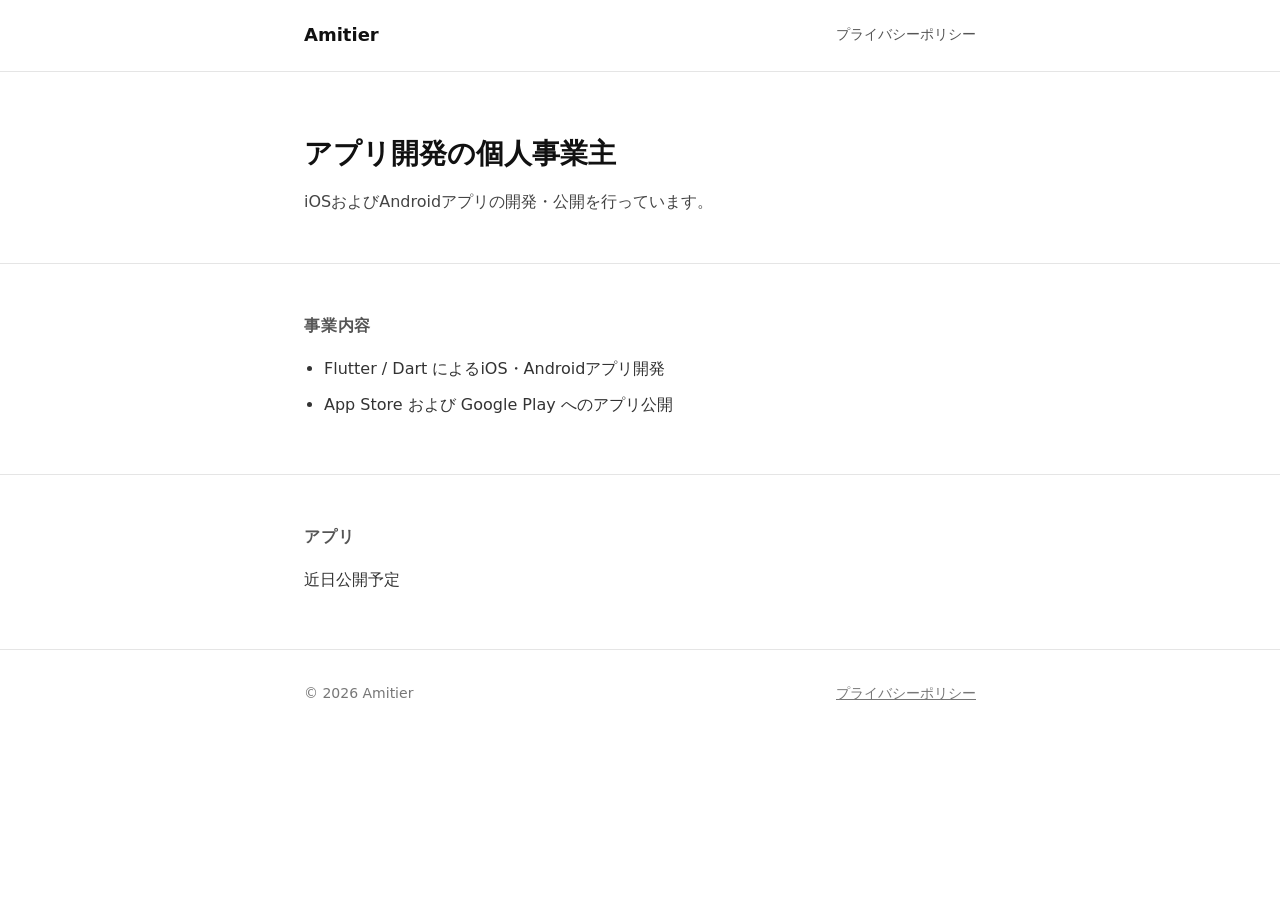
<file: index.html>
<!DOCTYPE html>
<html lang="ja">
<head>
  <meta charset="UTF-8">
  <meta name="viewport" content="width=device-width, initial-scale=1.0">
  <title>Amitier</title>
  <meta name="description" content="iOSおよびAndroidアプリの開発・公開を行う個人事業主">
  <link rel="stylesheet" href="style.css">
</head>
<body>

  <header class="site-header">
    <div class="container">
      <a href="index.html" class="site-logo">Amitier</a>
      <a href="privacy-policy.html" class="nav-link">プライバシーポリシー</a>
    </div>
  </header>

  <main>
    <section class="hero">
      <div class="container">
        <h1>アプリ開発の個人事業主</h1>
        <p>iOSおよびAndroidアプリの開発・公開を行っています。</p>
      </div>
    </section>

    <section class="section">
      <div class="container">
        <h2>事業内容</h2>
        <ul>
          <li>Flutter / Dart によるiOS・Androidアプリ開発</li>
          <li>App Store および Google Play へのアプリ公開</li>
        </ul>
      </div>
    </section>

    <section class="section">
      <div class="container">
        <h2>アプリ</h2>
        <p>近日公開予定</p>
      </div>
    </section>
  </main>

  <footer class="site-footer">
    <div class="container">
      <span>© 2026 Amitier</span>
      <a href="privacy-policy.html">プライバシーポリシー</a>
    </div>
  </footer>

</body>
</html>
</file>
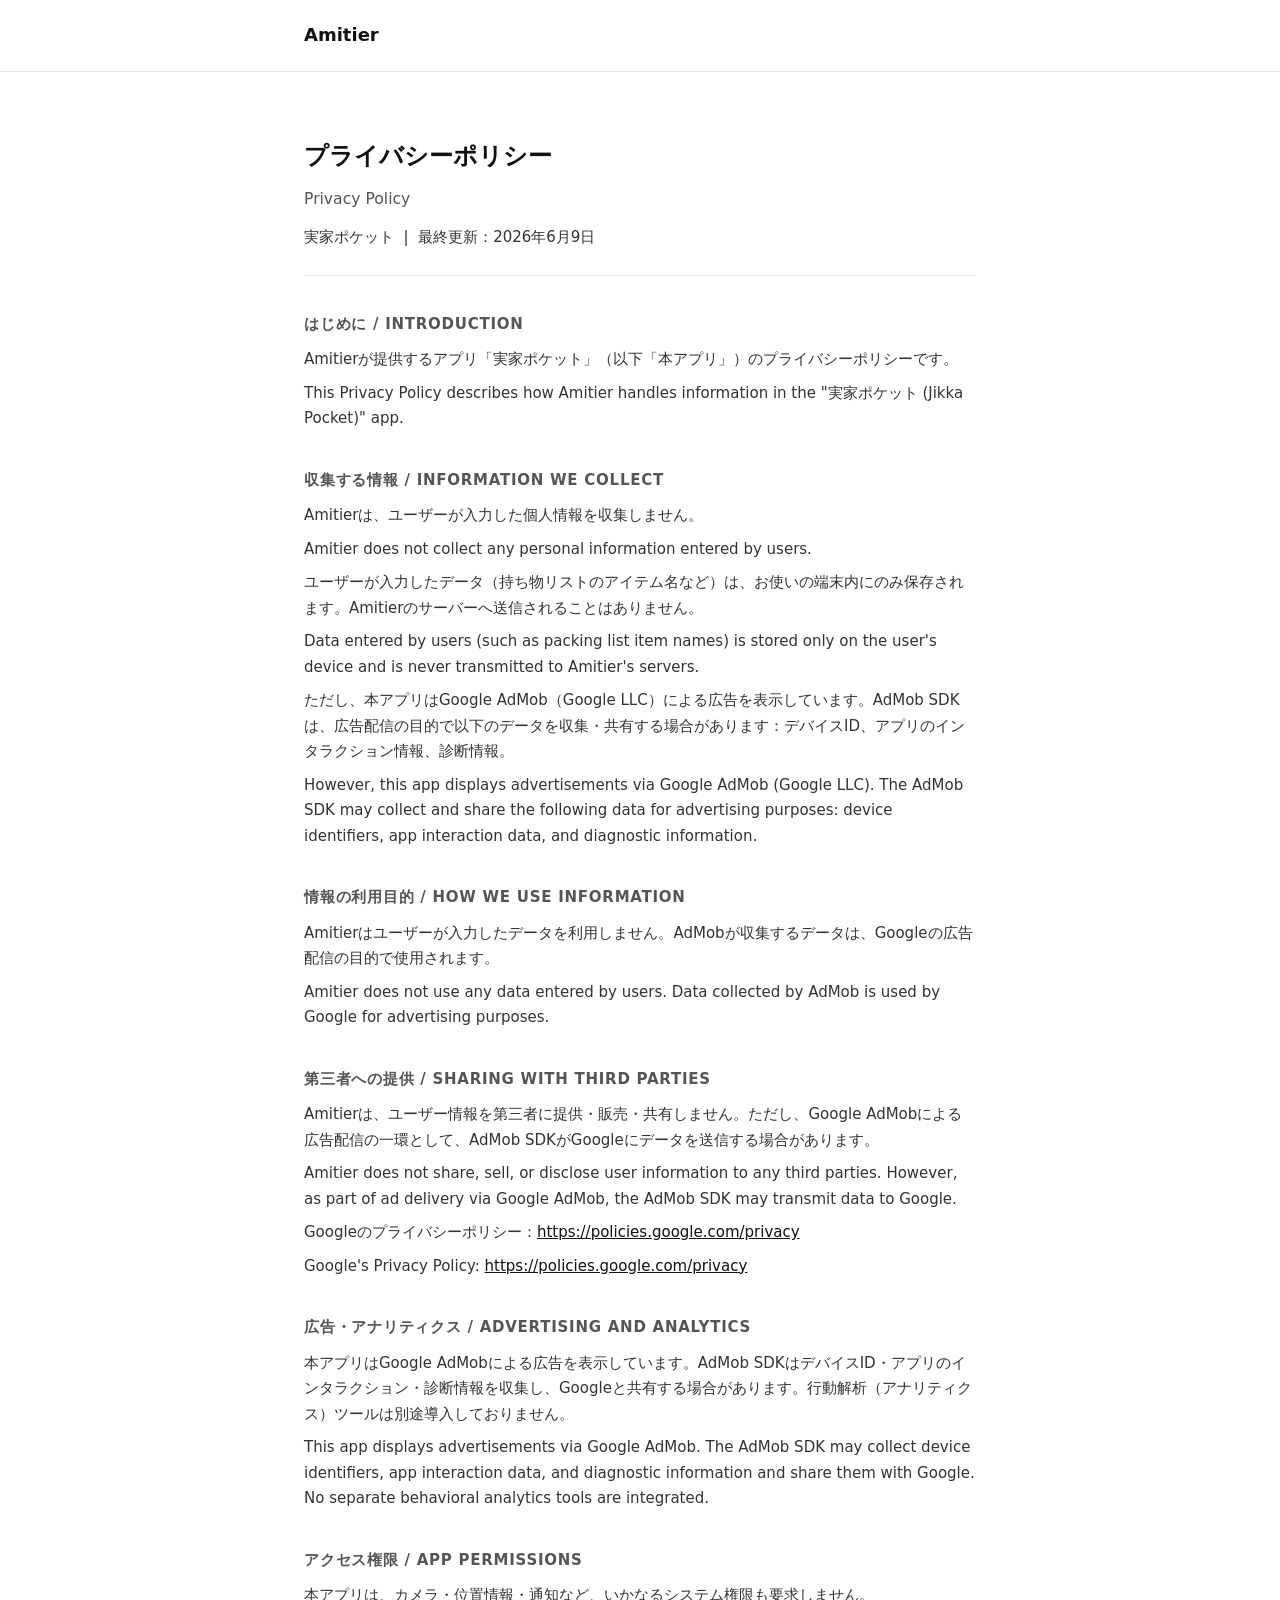
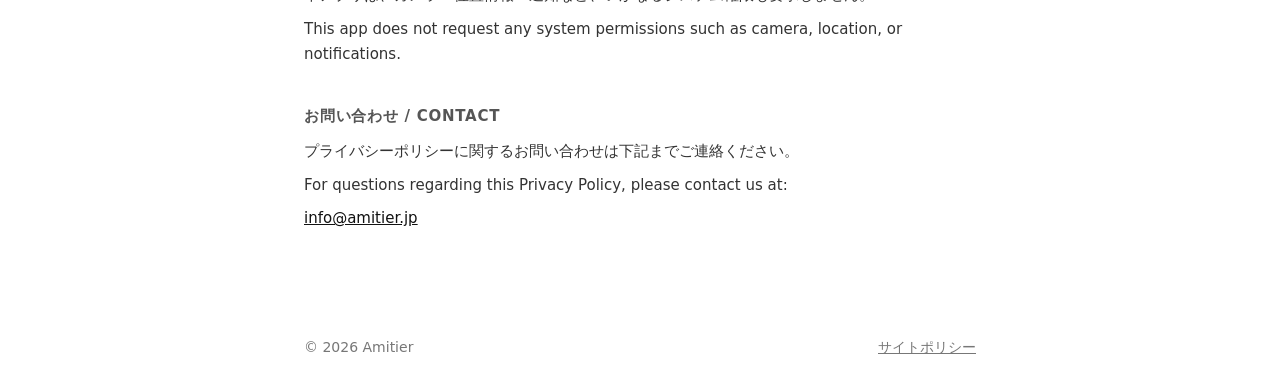
<file: jikka-pocket/privacy/index.html>
<!DOCTYPE html>
<html lang="ja">
<head>
  <meta charset="UTF-8">
  <meta name="viewport" content="width=device-width, initial-scale=1.0">
  <title>プライバシーポリシー - 実家ポケット | Amitier</title>
  <meta name="description" content="実家ポケットのプライバシーポリシー">
  <link rel="stylesheet" href="../../style.css">
</head>
<body>

  <header class="site-header">
    <div class="container">
      <a href="../../index.html" class="site-logo">Amitier</a>
    </div>
  </header>

  <main>
    <div class="policy-content">
      <div class="container">
        <h1>プライバシーポリシー<br><span style="font-size:0.65em; font-weight:400; color:#555;">Privacy Policy</span></h1>
        <p class="policy-meta">実家ポケット &nbsp;|&nbsp; 最終更新：2026年6月9日</p>

        <h2>はじめに / Introduction</h2>
        <p>Amitierが提供するアプリ「実家ポケット」（以下「本アプリ」）のプライバシーポリシーです。</p>
        <p>This Privacy Policy describes how Amitier handles information in the "実家ポケット (Jikka Pocket)" app.</p>

        <h2>収集する情報 / Information We Collect</h2>
        <p>Amitierは、ユーザーが入力した個人情報を収集しません。</p>
        <p>Amitier does not collect any personal information entered by users.</p>
        <p>ユーザーが入力したデータ（持ち物リストのアイテム名など）は、お使いの端末内にのみ保存されます。Amitierのサーバーへ送信されることはありません。</p>
        <p>Data entered by users (such as packing list item names) is stored only on the user's device and is never transmitted to Amitier's servers.</p>
        <p>ただし、本アプリはGoogle AdMob（Google LLC）による広告を表示しています。AdMob SDKは、広告配信の目的で以下のデータを収集・共有する場合があります：デバイスID、アプリのインタラクション情報、診断情報。</p>
        <p>However, this app displays advertisements via Google AdMob (Google LLC). The AdMob SDK may collect and share the following data for advertising purposes: device identifiers, app interaction data, and diagnostic information.</p>

        <h2>情報の利用目的 / How We Use Information</h2>
        <p>Amitierはユーザーが入力したデータを利用しません。AdMobが収集するデータは、Googleの広告配信の目的で使用されます。</p>
        <p>Amitier does not use any data entered by users. Data collected by AdMob is used by Google for advertising purposes.</p>

        <h2>第三者への提供 / Sharing with Third Parties</h2>
        <p>Amitierは、ユーザー情報を第三者に提供・販売・共有しません。ただし、Google AdMobによる広告配信の一環として、AdMob SDKがGoogleにデータを送信する場合があります。</p>
        <p>Amitier does not share, sell, or disclose user information to any third parties. However, as part of ad delivery via Google AdMob, the AdMob SDK may transmit data to Google.</p>
        <p>Googleのプライバシーポリシー：<a href="https://policies.google.com/privacy" target="_blank" rel="noopener noreferrer">https://policies.google.com/privacy</a></p>
        <p>Google's Privacy Policy: <a href="https://policies.google.com/privacy" target="_blank" rel="noopener noreferrer">https://policies.google.com/privacy</a></p>

        <h2>広告・アナリティクス / Advertising and Analytics</h2>
        <p>本アプリはGoogle AdMobによる広告を表示しています。AdMob SDKはデバイスID・アプリのインタラクション・診断情報を収集し、Googleと共有する場合があります。行動解析（アナリティクス）ツールは別途導入しておりません。</p>
        <p>This app displays advertisements via Google AdMob. The AdMob SDK may collect device identifiers, app interaction data, and diagnostic information and share them with Google. No separate behavioral analytics tools are integrated.</p>

        <h2>アクセス権限 / App Permissions</h2>
        <p>本アプリは、カメラ・位置情報・通知など、いかなるシステム権限も要求しません。</p>
        <p>This app does not request any system permissions such as camera, location, or notifications.</p>

        <h2>お問い合わせ / Contact</h2>
        <p>プライバシーポリシーに関するお問い合わせは下記までご連絡ください。</p>
        <p>For questions regarding this Privacy Policy, please contact us at:</p>
        <p><a href="mailto:info@amitier.jp">info@amitier.jp</a></p>

      </div>
    </div>
  </main>

  <footer class="site-footer">
    <div class="container">
      <span>© 2026 Amitier</span>
      <a href="../../privacy-policy.html">サイトポリシー</a>
    </div>
  </footer>

</body>
</html>
</file>
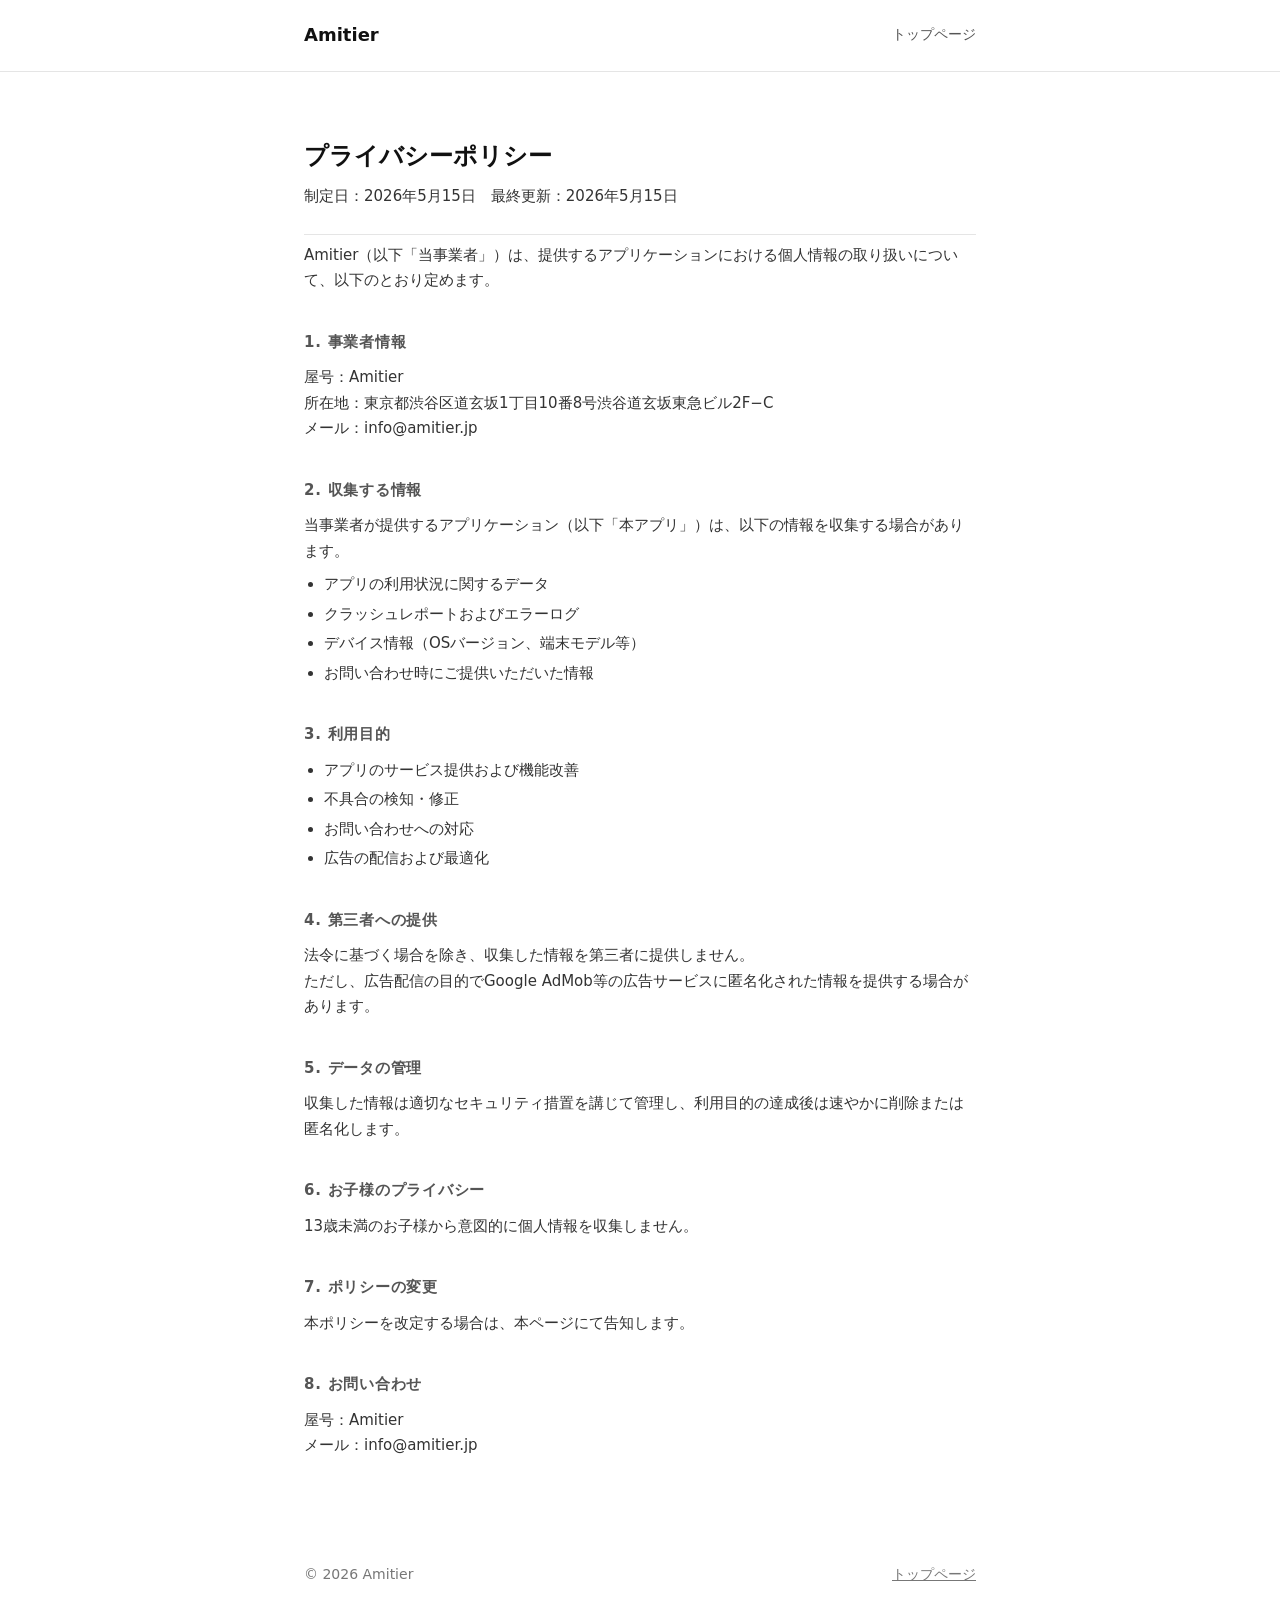
<file: privacy-policy.html>
<!DOCTYPE html>
<html lang="ja">
<head>
  <meta charset="UTF-8">
  <meta name="viewport" content="width=device-width, initial-scale=1.0">
  <title>プライバシーポリシー — Amitier</title>
  <link rel="stylesheet" href="style.css">
</head>
<body>

  <header class="site-header">
    <div class="container">
      <a href="index.html" class="site-logo">Amitier</a>
      <a href="index.html" class="nav-link">トップページ</a>
    </div>
  </header>

  <main>
    <div class="container">
      <div class="policy-content">
        <h1>プライバシーポリシー</h1>
        <p class="policy-meta">制定日：2026年5月15日　最終更新：2026年5月15日</p>

        <p>Amitier（以下「当事業者」）は、提供するアプリケーションにおける個人情報の取り扱いについて、以下のとおり定めます。</p>

        <h2>1. 事業者情報</h2>
        <p>
          屋号：Amitier<br>
          所在地：東京都渋谷区道玄坂1丁目10番8号渋谷道玄坂東急ビル2F−C<br>
          メール：info@amitier.jp
        </p>

        <h2>2. 収集する情報</h2>
        <p>当事業者が提供するアプリケーション（以下「本アプリ」）は、以下の情報を収集する場合があります。</p>
        <ul>
          <li>アプリの利用状況に関するデータ</li>
          <li>クラッシュレポートおよびエラーログ</li>
          <li>デバイス情報（OSバージョン、端末モデル等）</li>
          <li>お問い合わせ時にご提供いただいた情報</li>
        </ul>

        <h2>3. 利用目的</h2>
        <ul>
          <li>アプリのサービス提供および機能改善</li>
          <li>不具合の検知・修正</li>
          <li>お問い合わせへの対応</li>
          <li>広告の配信および最適化</li>
        </ul>

        <h2>4. 第三者への提供</h2>
        <p>法令に基づく場合を除き、収集した情報を第三者に提供しません。<br>
        ただし、広告配信の目的でGoogle AdMob等の広告サービスに匿名化された情報を提供する場合があります。</p>

        <h2>5. データの管理</h2>
        <p>収集した情報は適切なセキュリティ措置を講じて管理し、利用目的の達成後は速やかに削除または匿名化します。</p>

        <h2>6. お子様のプライバシー</h2>
        <p>13歳未満のお子様から意図的に個人情報を収集しません。</p>

        <h2>7. ポリシーの変更</h2>
        <p>本ポリシーを改定する場合は、本ページにて告知します。</p>

        <h2>8. お問い合わせ</h2>
        <p>
          屋号：Amitier<br>
          メール：info@amitier.jp
        </p>
      </div>
    </div>
  </main>

  <footer class="site-footer">
    <div class="container">
      <span>© 2026 Amitier</span>
      <a href="index.html">トップページ</a>
    </div>
  </footer>

</body>
</html>
</file>
<file: style.css>
*, *::before, *::after {
  box-sizing: border-box;
  margin: 0;
  padding: 0;
}

body {
  font-family: system-ui, -apple-system, "Hiragino Sans", sans-serif;
  font-size: 16px;
  line-height: 1.7;
  color: #111;
  background: #fff;
}

a {
  color: #111;
}

.container {
  max-width: 720px;
  margin: 0 auto;
  padding: 0 24px;
}

/* Header */
.site-header {
  border-bottom: 1px solid #e5e5e5;
  padding: 20px 0;
}

.site-header .container {
  display: flex;
  align-items: center;
  justify-content: space-between;
}

.site-logo {
  font-weight: 700;
  font-size: 1.125rem;
  text-decoration: none;
  color: #111;
}

.nav-link {
  font-size: 0.875rem;
  color: #555;
  text-decoration: none;
}
.nav-link:hover {
  color: #111;
}

/* Sections */
.hero {
  padding: 64px 0 48px;
  border-bottom: 1px solid #e5e5e5;
}

.hero h1 {
  font-size: 1.75rem;
  font-weight: 700;
  margin-bottom: 16px;
  line-height: 1.3;
}

.hero p {
  color: #444;
}

.section {
  padding: 48px 0;
  border-bottom: 1px solid #e5e5e5;
}

.section h2 {
  font-size: 1rem;
  font-weight: 700;
  margin-bottom: 16px;
  text-transform: uppercase;
  letter-spacing: 0.05em;
  color: #555;
}

.section p,
.section li {
  color: #333;
  margin-bottom: 8px;
}

.section ul {
  padding-left: 20px;
}

/* Footer */
.site-footer {
  padding: 32px 0;
}

.site-footer .container {
  display: flex;
  align-items: center;
  justify-content: space-between;
  font-size: 0.875rem;
  color: #777;
}

.site-footer a {
  color: #777;
}
.site-footer a:hover {
  color: #111;
}

/* Privacy Policy */
.policy-content {
  padding: 64px 0;
}

.policy-content h1 {
  font-size: 1.5rem;
  font-weight: 700;
  margin-bottom: 8px;
}

.policy-meta {
  font-size: 0.875rem;
  color: #777;
  margin-bottom: 48px;
  padding-bottom: 24px;
  border-bottom: 1px solid #e5e5e5;
}

.policy-content h2 {
  font-size: 0.9375rem;
  font-weight: 700;
  margin: 36px 0 10px;
  text-transform: uppercase;
  letter-spacing: 0.05em;
  color: #555;
}

.policy-content p,
.policy-content li {
  color: #333;
  margin-bottom: 8px;
  font-size: 0.9375rem;
}

.policy-content ul {
  padding-left: 20px;
  margin-bottom: 8px;
}

.policy-content li {
  margin-bottom: 4px;
}

@media (max-width: 600px) {
  .hero { padding: 40px 0 32px; }
  .section { padding: 32px 0; }
}
</file>
